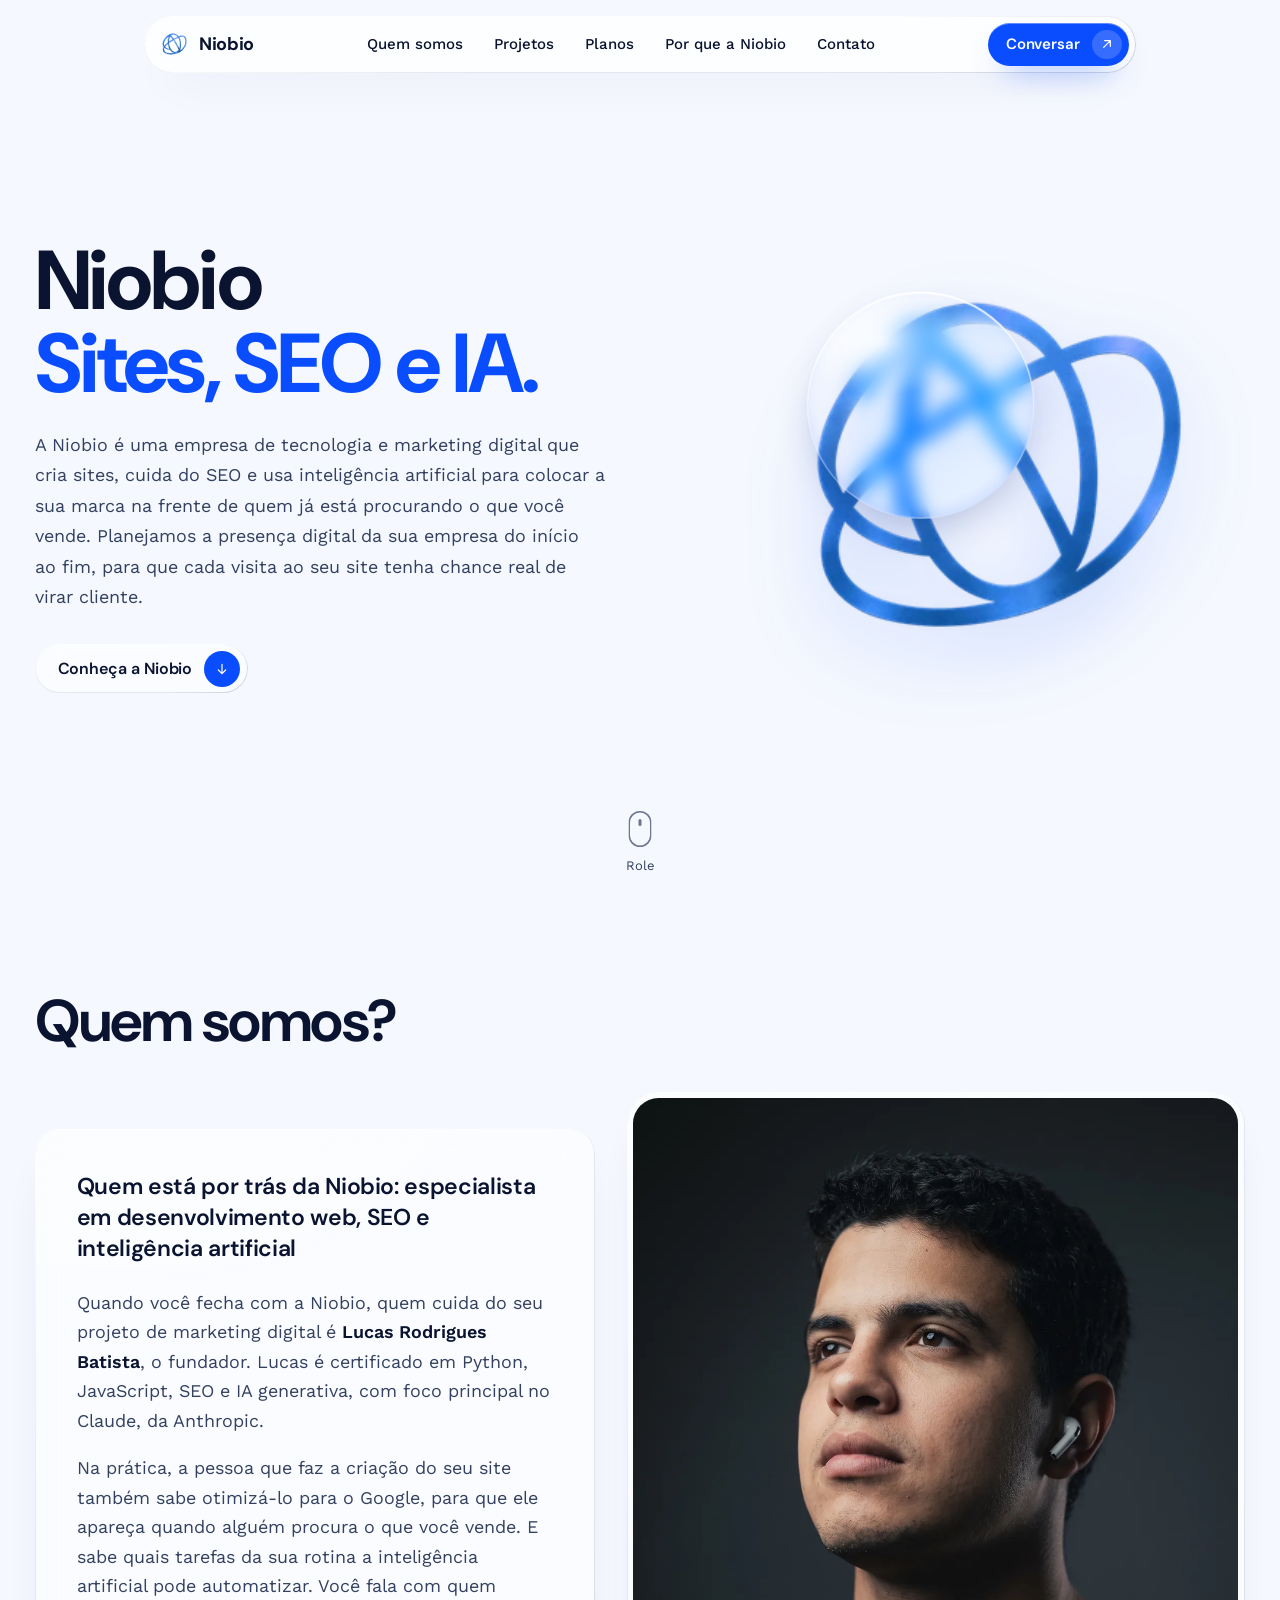
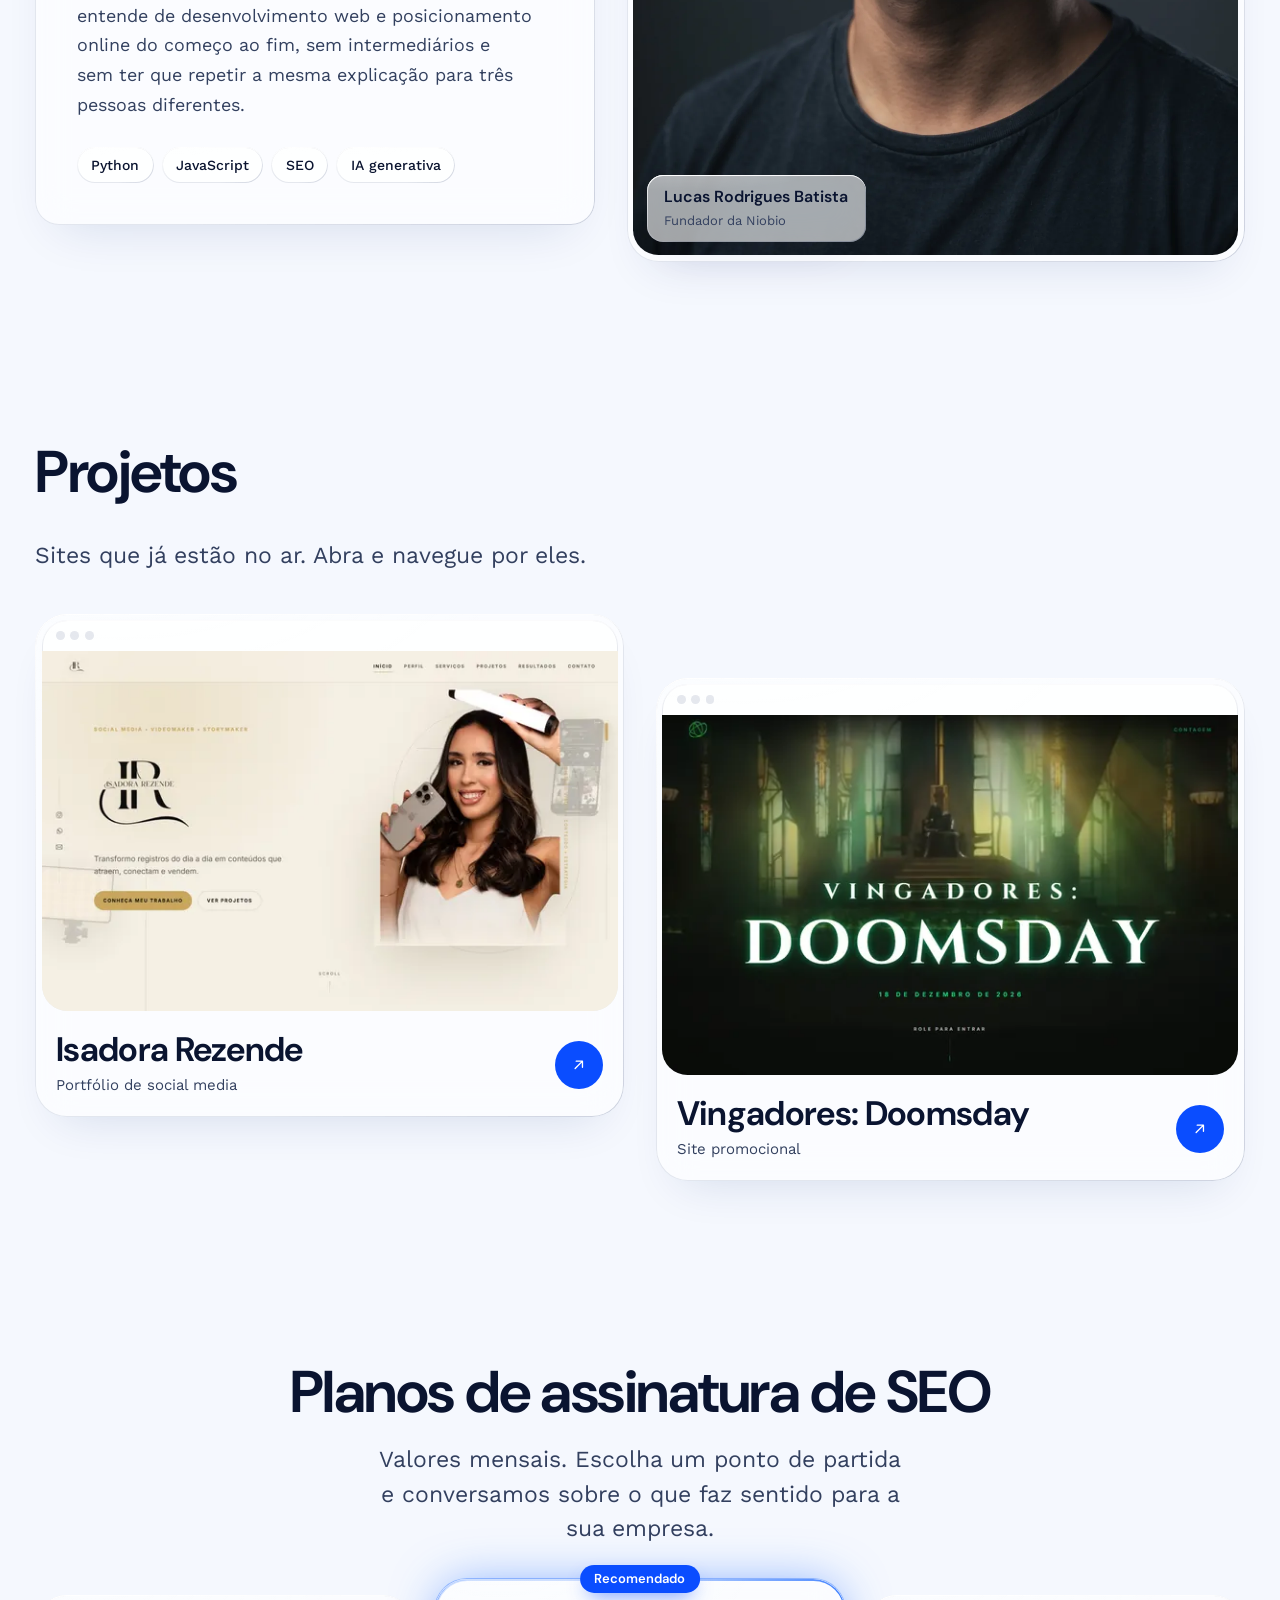
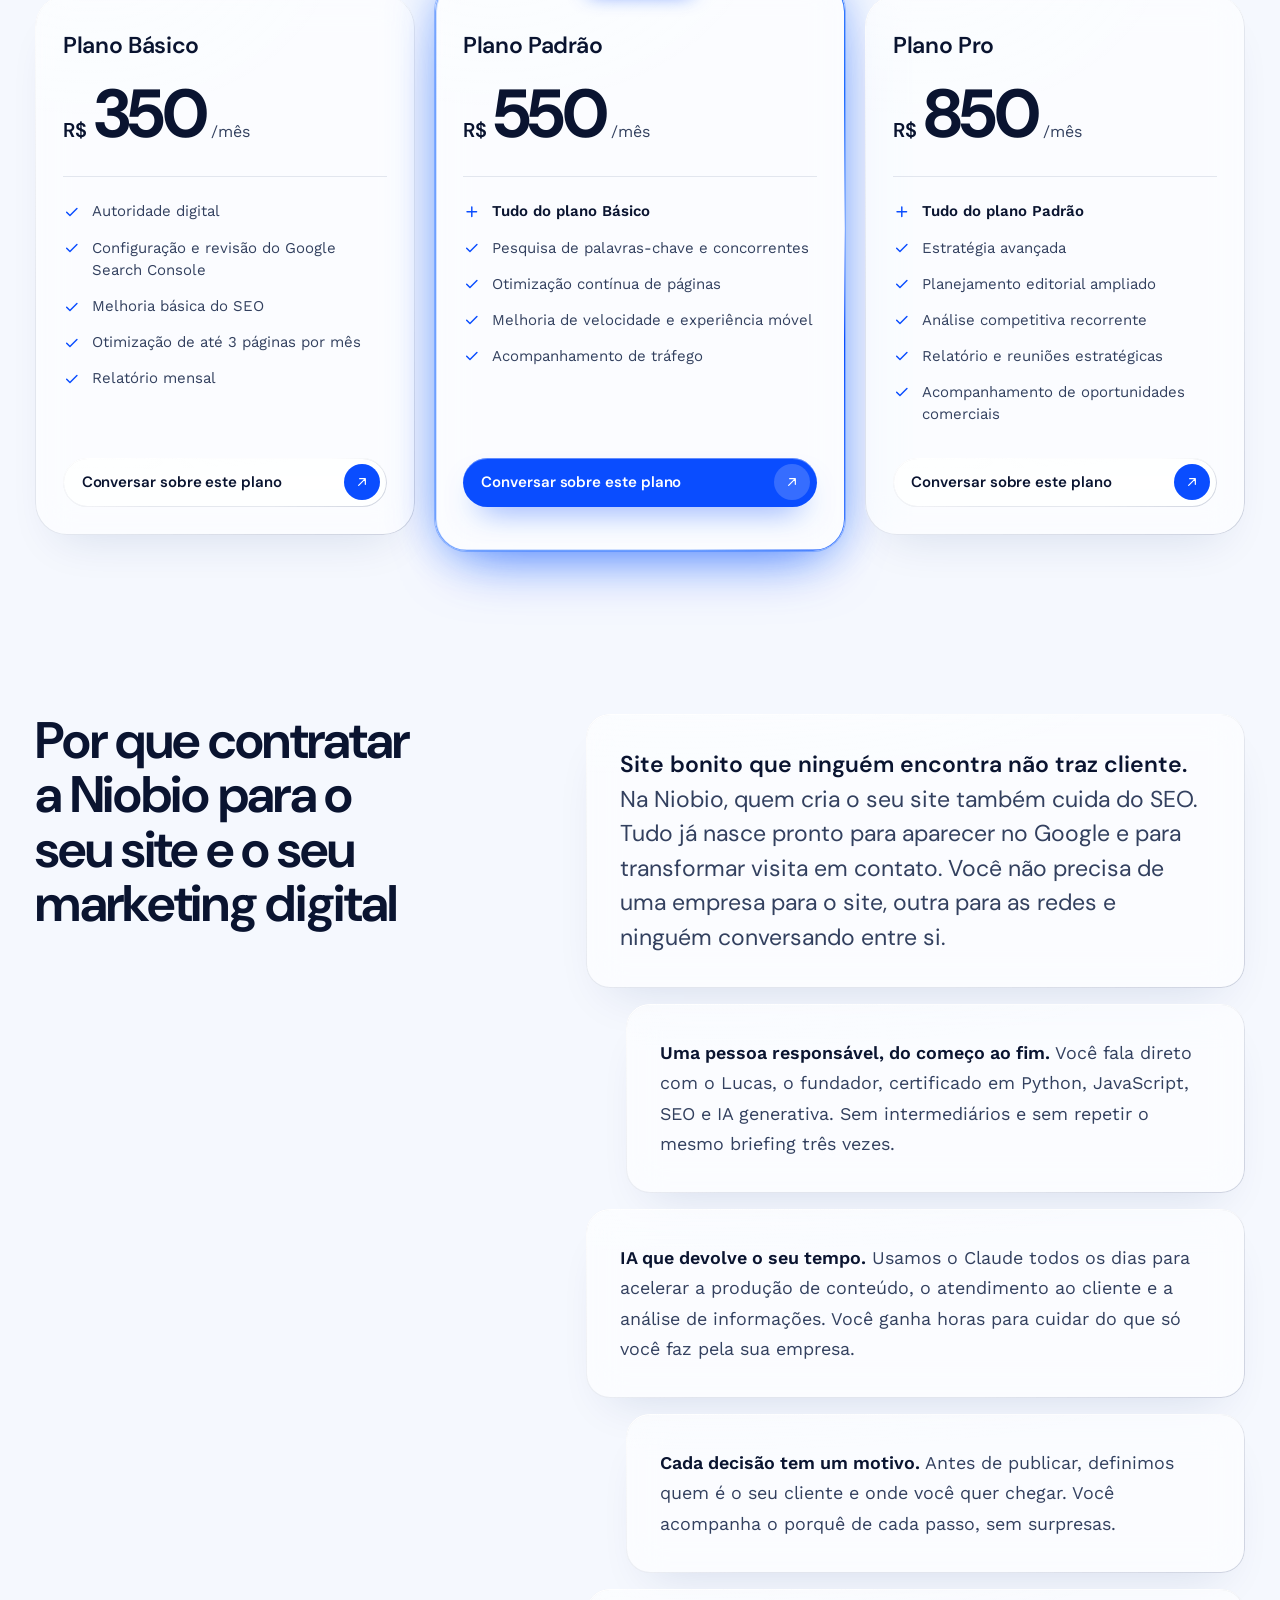
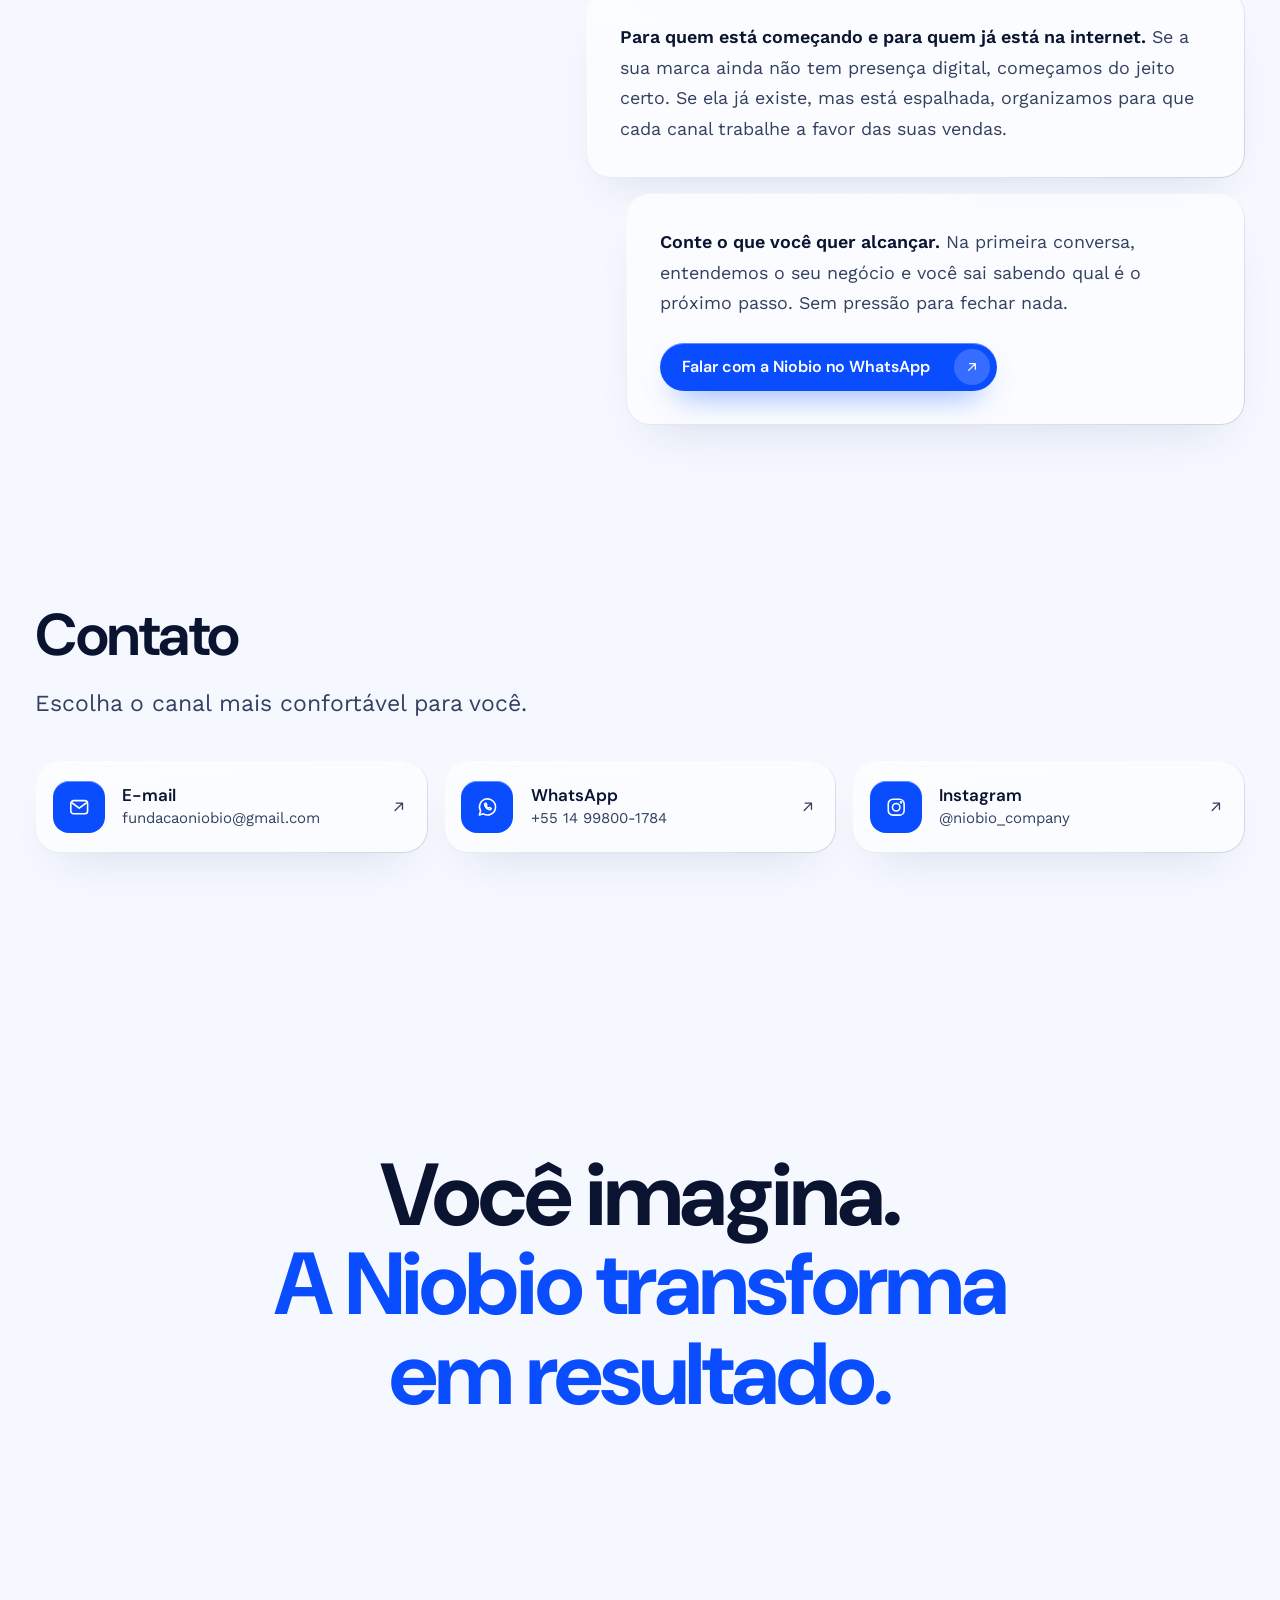
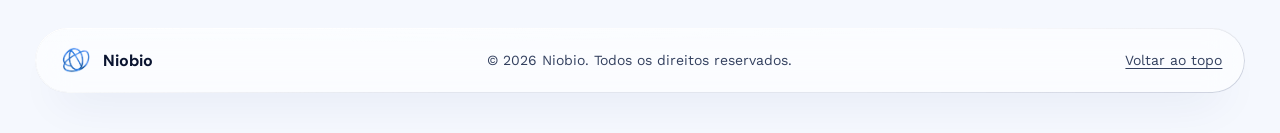
<file: index.html>
<!doctype html>
<html lang="pt-BR">
<head>
  <meta charset="utf-8">
  <meta name="viewport" content="width=device-width, initial-scale=1, viewport-fit=cover">
  <title>Companhia Niobio</title>
  <meta name="description" content="Niobio: tecnologia e marketing digital. Criação de sites, SEO e inteligência artificial para a sua empresa crescer na internet com estratégia.">
  <link rel="canonical" href="https://niobio.vercel.app/">
  <meta name="robots" content="index, follow, max-image-preview:large">
  <meta name="theme-color" content="#0a4dff">
  <meta name="author" content="Lucas Rodrigues Batista">

  <!-- Open Graph -->
  <meta property="og:type" content="website">
  <meta property="og:locale" content="pt_BR">
  <meta property="og:site_name" content="Companhia Niobio">
  <meta property="og:title" content="Companhia Niobio">
  <meta property="og:description" content="Companhia Niobio: tecnologia e marketing digital. Criação de sites, SEO e inteligência artificial para a sua empresa crescer na internet com estratégia.">
  <meta property="og:url" content="https://niobio.vercel.app/">
  <meta property="og:image" content="https://niobio.vercel.app/assets/og/niobio-og-1200x630.jpg">
  <meta property="og:image:width" content="1200">
  <meta property="og:image:height" content="630">
  <meta property="og:image:alt" content="Logo da Niobio: um globo de aros azuis metálicos sobre fundo branco">

  <!-- Twitter Card -->
  <meta name="twitter:card" content="summary_large_image">
  <meta name="twitter:title" content="Companhia Niobio">
  <meta name="twitter:description" content="Companhia Niobio: tecnologia e marketing digital. Criação de sites, SEO e inteligência artificial para a sua empresa crescer na internet com estratégia.">
  <meta name="twitter:image" content="https://niobio.vercel.app/assets/og/niobio-og-1200x630.jpg">
  <meta name="twitter:image:alt" content="Logo da Niobio: um globo de aros azuis metálicos sobre fundo branco">

  <link rel="icon" href="favicon.ico" sizes="any">
  <link rel="apple-touch-icon" href="assets/logo/logo-niobio-300.webp">

  <!-- Fontes: somente DM Sans (títulos) e Work Sans (texto), pesos usados -->
  <link rel="preconnect" href="https://fonts.googleapis.com">
  <link rel="preconnect" href="https://fonts.gstatic.com" crossorigin>
  <link rel="preload" as="style" href="https://fonts.googleapis.com/css2?family=DM+Sans:opsz,wght@9..40,500..700&amp;family=Work+Sans:wght@400..600&amp;display=swap" onload="this.onload=null;this.rel='stylesheet'">
  <noscript><link rel="stylesheet" href="https://fonts.googleapis.com/css2?family=DM+Sans:opsz,wght@9..40,500..700&amp;family=Work+Sans:wght@400..600&amp;display=swap"></noscript>

  <link rel="preload" as="image" href="assets/logo/logo-niobio-600.webp" imagesrcset="assets/logo/logo-niobio-300.webp 300w, assets/logo/logo-niobio-600.webp 600w, assets/logo/logo-niobio-1200.webp 1200w" imagesizes="(min-width: 60rem) 34rem, (min-width: 48rem) 15rem, 42vw" fetchpriority="high">
  <link rel="stylesheet" href="css/styles.css">

  <script>document.documentElement.classList.add('js');</script>

  <script type="application/ld+json">
  {
    "@context": "https://schema.org",
    "@type": ["Organization", "ProfessionalService"],
    "@id": "https://niobio.vercel.app/#organizacao",
    "name": "Companhia Niobio",
    "url": "https://niobio.vercel.app/",
    "logo": "https://niobio.vercel.app/assets/logo/logo-niobio-1200.webp",
    "image": "https://niobio.vercel.app/assets/og/niobio-og-1200x630.jpg",
    "description": "Empresa de tecnologia e marketing digital: criação de sites, SEO e inteligência artificial para empresas.",
    "email": "fundacaoniobio@gmail.com",
    "sameAs": ["https://instagram.com/niobio_company"],
    "knowsAbout": ["Marketing digital", "Criação de sites", "SEO", "Inteligência artificial", "Desenvolvimento web", "Estratégia digital"],
    "founder": {
      "@type": "Person",
      "name": "Lucas Rodrigues Batista",
      "jobTitle": "Fundador",
      "knowsAbout": ["Python", "JavaScript", "SEO", "IA generativa"]
    },
    "contactPoint": {
      "@type": "ContactPoint",
      "contactType": "customer service",
      "telephone": "+55-14-99800-1784",
      "email": "fundacaoniobio@gmail.com",
      "availableLanguage": "Portuguese"
    },
    "hasOfferCatalog": {
      "@type": "OfferCatalog",
      "name": "Planos de assinatura de SEO",
      "itemListElement": [
        { "@type": "Offer", "name": "Plano Básico", "price": "350", "priceCurrency": "BRL", "priceSpecification": { "@type": "UnitPriceSpecification", "price": "350", "priceCurrency": "BRL", "unitText": "mês" } },
        { "@type": "Offer", "name": "Plano Padrão", "price": "550", "priceCurrency": "BRL", "priceSpecification": { "@type": "UnitPriceSpecification", "price": "550", "priceCurrency": "BRL", "unitText": "mês" } },
        { "@type": "Offer", "name": "Plano Pro", "price": "850", "priceCurrency": "BRL", "priceSpecification": { "@type": "UnitPriceSpecification", "price": "850", "priceCurrency": "BRL", "unitText": "mês" } }
      ]
    }
  }
  </script>
</head>
<body>
  <a class="skip-link" href="#conteudo">Pular para o conteúdo</a>

  <!-- Ícones e filtro de refração do vidro -->
  <svg width="0" height="0" style="position:absolute" aria-hidden="true" focusable="false">
    <defs>
      <filter id="lg-refract" x="0" y="0" width="100%" height="100%" color-interpolation-filters="sRGB">
        <feTurbulence type="fractalNoise" baseFrequency="0.008 0.012" numOctaves="2" seed="7" result="noise"/>
        <feGaussianBlur in="noise" stdDeviation="2" result="soft"/>
        <feDisplacementMap in="SourceGraphic" in2="soft" scale="38" xChannelSelector="R" yChannelSelector="G"/>
      </filter>
      <symbol id="i-arrow" viewBox="0 0 24 24" fill="none" stroke="currentColor" stroke-width="1.8" stroke-linecap="round" stroke-linejoin="round"><path d="M7 17 17 7M8.5 7H17v8.5"/></symbol>
      <symbol id="i-down" viewBox="0 0 24 24" fill="none" stroke="currentColor" stroke-width="1.8" stroke-linecap="round" stroke-linejoin="round"><path d="M12 5v14M6.5 13.5 12 19l5.5-5.5"/></symbol>
      <symbol id="i-check" viewBox="0 0 24 24" fill="none" stroke="currentColor" stroke-width="2" stroke-linecap="round" stroke-linejoin="round"><path d="m5 12.5 4.5 4.5L19 7.5"/></symbol>
      <symbol id="i-plus" viewBox="0 0 24 24" fill="none" stroke="currentColor" stroke-width="2" stroke-linecap="round" stroke-linejoin="round"><path d="M12 5.5v13M5.5 12h13"/></symbol>
      <symbol id="i-mail" viewBox="0 0 24 24" fill="none" stroke="currentColor" stroke-width="1.7" stroke-linecap="round" stroke-linejoin="round"><rect x="3" y="5" width="18" height="14" rx="3"/><path d="m4.5 7.5 7.5 5.5 7.5-5.5"/></symbol>
      <symbol id="i-whatsapp" viewBox="0 0 24 24" fill="none" stroke="currentColor" stroke-width="1.7" stroke-linecap="round" stroke-linejoin="round"><path d="M3.6 20.4 4.9 16A8.6 8.6 0 1 1 8 19.1z"/><path d="M9.2 8.6c-.3 2.9 3.2 6.4 6.2 6.2l.9-1.4-2-1-1 .7a4.2 4.2 0 0 1-2.4-2.4l.7-1-1-2z"/></symbol>
      <symbol id="i-instagram" viewBox="0 0 24 24" fill="none" stroke="currentColor" stroke-width="1.7" stroke-linecap="round" stroke-linejoin="round"><rect x="3.5" y="3.5" width="17" height="17" rx="5"/><circle cx="12" cy="12" r="4"/><circle cx="17.2" cy="6.8" r="0.6" fill="currentColor"/></symbol>
    </defs>
  </svg>

  <!-- Fundo fixo: entra em crossfade ao sair do hero -->
  <div class="backdrop" aria-hidden="true">
    <img src="assets/fundador/fundo-azul-1200.webp"
         srcset="assets/fundador/fundo-azul-300.webp 300w, assets/fundador/fundo-azul-600.webp 600w, assets/fundador/fundo-azul-1200.webp 1200w"
         sizes="100vw" width="1200" height="670" alt="" decoding="async" fetchpriority="low">
  </div>

  <header class="nav" data-open="false">
    <nav class="nav__bar glass" aria-label="Principal">
      <a class="nav__brand" href="#inicio" title="Voltar ao início">
        <img src="assets/logo/logo-niobio-300.webp" width="300" height="169" alt="" decoding="async">
        <span>Niobio</span>
      </a>
      <ul class="nav__links">
        <li><a href="#quem-somos">Quem somos</a></li>
        <li><a href="#projetos">Projetos</a></li>
        <li><a href="#planos">Planos</a></li>
        <li><a href="#por-que-a-niobio">Por que a Niobio</a></li>
        <li><a href="#contato">Contato</a></li>
      </ul>
      <a class="btn btn--solid nav__cta" href="#contato">
        Conversar
        <span class="btn__icon" aria-hidden="true"><svg><use href="#i-arrow"/></svg></span>
      </a>
      <button class="nav__toggle" type="button" aria-expanded="false" aria-controls="menu-movel">
        <span class="nav__burger" aria-hidden="true"><span></span><span></span></span>
        Menu
      </button>
    </nav>
    <div class="nav__panel glass" id="menu-movel" hidden>
      <ul>
        <li><a href="#quem-somos">Quem somos</a></li>
        <li><a href="#projetos">Projetos</a></li>
        <li><a href="#planos">Planos</a></li>
        <li><a href="#por-que-a-niobio">Por que a Niobio</a></li>
        <li><a href="#contato">Contato</a></li>
      </ul>
    </div>
  </header>

  <main id="conteudo">
    <!-- 3.1 Hero -->
    <section class="hero" id="inicio" aria-labelledby="titulo-inicio">
      <div class="wrap hero__grid">
        <div class="hero__copy">
          <h1 class="hero__title" id="titulo-inicio">Niobio <span>Sites, SEO e IA.</span></h1>
          <p class="hero__text">A Niobio é uma empresa de tecnologia e marketing digital que cria sites, cuida do SEO e usa inteligência artificial para colocar a sua marca na frente de quem já está procurando o que você vende. Planejamos a presença digital da sua empresa do início ao fim, para que cada visita ao seu site tenha chance real de virar cliente.</p>
          <div class="hero__actions">
            <a class="btn glass btn--down" href="#quem-somos">
              Conheça a Niobio
              <span class="btn__icon" aria-hidden="true"><svg><use href="#i-down"/></svg></span>
            </a>
          </div>
        </div>
        <div class="hero__stage">
          <img class="hero__logo"
               src="assets/logo/logo-niobio-600.webp"
               srcset="assets/logo/logo-niobio-300.webp 300w, assets/logo/logo-niobio-600.webp 600w, assets/logo/logo-niobio-1200.webp 1200w"
               sizes="(min-width: 60rem) 34rem, (min-width: 48rem) 15rem, 42vw"
               width="600" height="338" fetchpriority="high" decoding="async"
               alt="Logo da Niobio: um globo formado por aros azuis com acabamento metálico">
          <span class="hero__lens glass glass--refract" aria-hidden="true"></span>
        </div>
      </div>
      <a class="scroll-cue" href="#quem-somos" aria-label="Role para a próxima seção">
        <span class="scroll-cue__track" aria-hidden="true"></span>
        <span>Role</span>
      </a>
    </section>

    <!-- 3.2 Quem somos -->
    <section class="section" id="quem-somos" aria-labelledby="titulo-quem-somos">
      <div class="wrap">
        <h2 class="section-title reveal" id="titulo-quem-somos">Quem somos?</h2>
        <div class="about__grid">
          <figure class="about__photo bezel glass reveal" style="--i:1" aria-labelledby="legenda-fundador">
            <div class="core">
              <img src="assets/fundador/hero-escuro-600.webp"
                   srcset="assets/fundador/hero-escuro-300.webp 300w, assets/fundador/hero-escuro-600.webp 600w, assets/fundador/hero-escuro-1200.webp 1200w"
                   sizes="(min-width: 60rem) 40rem, calc(100vw - 2.8rem)"
                   width="600" height="335" loading="lazy" decoding="async"
                   alt="Lucas Rodrigues Batista, fundador da Niobio, sorrindo, em retrato com tons azuis sobre fundo desfocado">
            </div>
            <figcaption class="about__tag glass" id="legenda-fundador">
              <strong>Lucas Rodrigues Batista</strong>
              <span>Fundador da Niobio</span>
            </figcaption>
          </figure>
          <div class="about__text glass reveal" style="--i:2">
            <p class="about__lede">Quem está por trás da Niobio: especialista em desenvolvimento web, SEO e inteligência artificial</p>
            <p class="about__body">Quando você fecha com a Niobio, quem cuida do seu projeto de marketing digital é <strong>Lucas Rodrigues Batista</strong>, o fundador. Lucas é certificado em Python, JavaScript, SEO e IA generativa, com foco principal no Claude, da Anthropic.</p>
            <p class="about__body">Na prática, a pessoa que faz a criação do seu site também sabe otimizá-lo para o Google, para que ele apareça quando alguém procura o que você vende. E sabe quais tarefas da sua rotina a inteligência artificial pode automatizar. Você fala com quem entende de desenvolvimento web e posicionamento online do começo ao fim, sem intermediários e sem ter que repetir a mesma explicação para três pessoas diferentes.</p>
            <ul class="chips" aria-label="Certificações do fundador">
              <li class="glass">Python</li>
              <li class="glass">JavaScript</li>
              <li class="glass">SEO</li>
              <li class="glass">IA generativa</li>
            </ul>
          </div>
        </div>
      </div>
    </section>

    <!-- 3.3 Projetos -->
    <section class="section" id="projetos" aria-labelledby="titulo-projetos">
      <div class="wrap">
        <div class="projects__head">
          <h2 class="section-title reveal" id="titulo-projetos">Projetos</h2>
          <p class="section-intro reveal" style="--i:1">Sites que já estão no ar. Abra e navegue por eles.</p>
        </div>
        <ul class="projects__list">
          <li class="reveal" style="--i:1">
            <article class="project">
              <a class="project__link bezel glass" href="https://isadorarezende.vercel.app/" target="_blank" rel="noopener noreferrer">
                <div class="core">
                  <div class="project__chrome" aria-hidden="true"><i></i><i></i><i></i></div>
                  <div class="project__shot">
                    <img src="assets/projetos/isadora-rezende-600.webp"
                         srcset="assets/projetos/isadora-rezende-300.webp 300w, assets/projetos/isadora-rezende-600.webp 600w, assets/projetos/isadora-rezende-1200.webp 1200w"
                         sizes="(min-width: 76rem) 36rem, (min-width: 48rem) 46vw, 92vw"
                         width="1200" height="750" loading="lazy" decoding="async"
                         alt="Página inicial do portfólio de social media de Isadora Rezende">
                  </div>
                </div>
                <div class="project__meta">
                  <div>
                    <h3 class="project__name">Isadora Rezende</h3>
                    <p class="project__type">Portfólio de social media</p>
                  </div>
                  <span class="project__go" aria-hidden="true"><svg><use href="#i-arrow"/></svg></span>
                  <span class="sr-only">(abre em nova aba)</span>
                </div>
              </a>
            </article>
          </li>
          <li class="reveal" style="--i:2">
            <article class="project">
              <a class="project__link bezel glass" href="https://vingadoresdoomsday.vercel.app/" target="_blank" rel="noopener noreferrer">
                <div class="core">
                  <div class="project__chrome" aria-hidden="true"><i></i><i></i><i></i></div>
                  <div class="project__shot">
                    <img src="assets/projetos/vingadores-doomsday-600.webp"
                         srcset="assets/projetos/vingadores-doomsday-300.webp 300w, assets/projetos/vingadores-doomsday-600.webp 600w, assets/projetos/vingadores-doomsday-1200.webp 1200w"
                         sizes="(min-width: 76rem) 36rem, (min-width: 48rem) 46vw, 92vw"
                         width="1200" height="750" loading="lazy" decoding="async"
                         alt="Página inicial do site promocional Vingadores: Doomsday">
                  </div>
                </div>
                <div class="project__meta">
                  <div>
                    <h3 class="project__name">Vingadores: Doomsday</h3>
                    <p class="project__type">Site promocional</p>
                  </div>
                  <span class="project__go" aria-hidden="true"><svg><use href="#i-arrow"/></svg></span>
                  <span class="sr-only">(abre em nova aba)</span>
                </div>
              </a>
            </article>
          </li>
        </ul>
      </div>
    </section>

    <!-- 3.4 Planos (conteúdo vem de data/planos.js) -->
    <section class="section" id="planos" aria-labelledby="titulo-planos">
      <div class="wrap">
        <div class="plans__head">
          <h2 class="section-title reveal" id="titulo-planos">Planos de assinatura de SEO</h2>
          <p class="section-intro reveal" style="--i:1">Valores mensais. Escolha um ponto de partida e conversamos sobre o que faz sentido para a sua empresa.</p>
        </div>
        <ul class="plans__list" id="lista-planos"></ul>
        <noscript>
          <ul class="plans__list">
            <li class="plan glass"><h3 class="plan__name">Plano Básico</h3><p class="plan__price"><span class="plan__currency">R$</span><span class="plan__value">350</span><span class="plan__period">/mês</span></p><ul class="plan__items"><li><svg aria-hidden="true"><use href="#i-check"/></svg><span>Autoridade digital</span></li><li><svg aria-hidden="true"><use href="#i-check"/></svg><span>Configuração e revisão do Google Search Console</span></li><li><svg aria-hidden="true"><use href="#i-check"/></svg><span>Melhoria básica do SEO</span></li><li><svg aria-hidden="true"><use href="#i-check"/></svg><span>Otimização de até 3 páginas por mês</span></li><li><svg aria-hidden="true"><use href="#i-check"/></svg><span>Relatório mensal</span></li></ul><a class="btn glass" href="https://wa.me/5514998001784?text=Ol%C3%A1!%20Quero%20saber%20mais%20sobre%20o%20Plano%20B%C3%A1sico%20de%20SEO%20da%20Niobio." target="_blank" rel="noopener noreferrer">Conversar sobre este plano<span class="btn__icon" aria-hidden="true"><svg><use href="#i-arrow"/></svg></span></a></li>
            <li class="plan glass plan--featured"><span class="plan__badge">Recomendado</span><h3 class="plan__name">Plano Padrão</h3><p class="plan__price"><span class="plan__currency">R$</span><span class="plan__value">550</span><span class="plan__period">/mês</span></p><ul class="plan__items"><li class="plan__base"><svg aria-hidden="true"><use href="#i-plus"/></svg><span>Tudo do plano Básico</span></li><li><svg aria-hidden="true"><use href="#i-check"/></svg><span>Pesquisa de palavras-chave e concorrentes</span></li><li><svg aria-hidden="true"><use href="#i-check"/></svg><span>Otimização contínua de páginas</span></li><li><svg aria-hidden="true"><use href="#i-check"/></svg><span>Melhoria de velocidade e experiência móvel</span></li><li><svg aria-hidden="true"><use href="#i-check"/></svg><span>Acompanhamento de tráfego</span></li></ul><a class="btn btn--solid" href="https://wa.me/5514998001784?text=Ol%C3%A1!%20Quero%20saber%20mais%20sobre%20o%20Plano%20Padr%C3%A3o%20de%20SEO%20da%20Niobio." target="_blank" rel="noopener noreferrer">Conversar sobre este plano<span class="btn__icon" aria-hidden="true"><svg><use href="#i-arrow"/></svg></span></a></li>
            <li class="plan glass"><h3 class="plan__name">Plano Pro</h3><p class="plan__price"><span class="plan__currency">R$</span><span class="plan__value">850</span><span class="plan__period">/mês</span></p><ul class="plan__items"><li class="plan__base"><svg aria-hidden="true"><use href="#i-plus"/></svg><span>Tudo do plano Padrão</span></li><li><svg aria-hidden="true"><use href="#i-check"/></svg><span>Estratégia avançada</span></li><li><svg aria-hidden="true"><use href="#i-check"/></svg><span>Planejamento editorial ampliado</span></li><li><svg aria-hidden="true"><use href="#i-check"/></svg><span>Análise competitiva recorrente</span></li><li><svg aria-hidden="true"><use href="#i-check"/></svg><span>Relatório e reuniões estratégicas</span></li><li><svg aria-hidden="true"><use href="#i-check"/></svg><span>Acompanhamento de oportunidades comerciais</span></li></ul><a class="btn glass" href="https://wa.me/5514998001784?text=Ol%C3%A1!%20Quero%20saber%20mais%20sobre%20o%20Plano%20Pro%20de%20SEO%20da%20Niobio." target="_blank" rel="noopener noreferrer">Conversar sobre este plano<span class="btn__icon" aria-hidden="true"><svg><use href="#i-arrow"/></svg></span></a></li>
          </ul>
        </noscript>
      </div>
    </section>

    <!-- 3.5 Por que contratar -->
    <section class="section" id="por-que-a-niobio" aria-labelledby="titulo-por-que">
      <div class="wrap why__grid">
        <div class="why__aside">
          <h2 class="section-title why__title reveal" id="titulo-por-que">Por que contratar a Niobio para o seu site e o seu marketing digital</h2>
        </div>
        <ol class="why__list" aria-labelledby="titulo-por-que">
          <li class="why__item why__item--lead glass reveal"><strong>Site bonito que ninguém encontra não traz cliente.</strong> Na Niobio, quem cria o seu site também cuida do SEO. Tudo já nasce pronto para aparecer no Google e para transformar visita em contato. Você não precisa de uma empresa para o site, outra para as redes e ninguém conversando entre si.</li>
          <li class="why__item glass reveal"><strong>Uma pessoa responsável, do começo ao fim.</strong> Você fala direto com o Lucas, o fundador, certificado em Python, JavaScript, SEO e IA generativa. Sem intermediários e sem repetir o mesmo briefing três vezes.</li>
          <li class="why__item glass reveal"><strong>IA que devolve o seu tempo.</strong> Usamos o Claude todos os dias para acelerar a produção de conteúdo, o atendimento ao cliente e a análise de informações. Você ganha horas para cuidar do que só você faz pela sua empresa.</li>
          <li class="why__item glass reveal"><strong>Cada decisão tem um motivo.</strong> Antes de publicar, definimos quem é o seu cliente e onde você quer chegar. Você acompanha o porquê de cada passo, sem surpresas.</li>
          <li class="why__item glass reveal"><strong>Para quem está começando e para quem já está na internet.</strong> Se a sua marca ainda não tem presença digital, começamos do jeito certo. Se ela já existe, mas está espalhada, organizamos para que cada canal trabalhe a favor das suas vendas.</li>
          <li class="why__item why__item--close glass reveal">
            <p><strong>Conte o que você quer alcançar.</strong> Na primeira conversa, entendemos o seu negócio e você sai sabendo qual é o próximo passo. Sem pressão para fechar nada.</p>
            <a class="btn btn--solid" href="https://wa.me/5514998001784?text=Ol%C3%A1!%20Quero%20conversar%20com%20a%20Niobio%20sobre%20o%20meu%20projeto." target="_blank" rel="noopener noreferrer">
              Falar com a Niobio no WhatsApp<span class="sr-only"> (abre em nova aba)</span>
              <span class="btn__icon" aria-hidden="true"><svg><use href="#i-arrow"/></svg></span>
            </a>
          </li>
        </ol>
      </div>
    </section>

    <!-- 3.6 Contato -->
    <section class="section" id="contato" aria-labelledby="titulo-contato">
      <div class="wrap">
        <h2 class="section-title reveal" id="titulo-contato">Contato</h2>
        <p class="section-intro reveal" style="--i:1">Escolha o canal mais confortável para você.</p>
        <ul class="contact__list">
          <li class="reveal" style="--i:1">
            <a class="contact__card glass" href="mailto:fundacaoniobio@gmail.com">
              <span class="contact__icon" aria-hidden="true"><svg><use href="#i-mail"/></svg></span>
              <span>
                <span class="contact__label">E-mail</span>
                <span class="contact__value">fundacaoniobio@<wbr>gmail.com</span>
              </span>
              <svg class="contact__arrow" aria-hidden="true"><use href="#i-arrow"/></svg>
            </a>
          </li>
          <li class="reveal" style="--i:2">
            <a class="contact__card glass" href="https://wa.me/5514998001784" target="_blank" rel="noopener noreferrer">
              <span class="contact__icon" aria-hidden="true"><svg><use href="#i-whatsapp"/></svg></span>
              <span>
                <span class="contact__label">WhatsApp</span>
                <span class="contact__value">+55 14 99800-1784</span>
              </span>
              <svg class="contact__arrow" aria-hidden="true"><use href="#i-arrow"/></svg>
              <span class="sr-only">(abre em nova aba)</span>
            </a>
          </li>
          <li class="reveal" style="--i:3">
            <a class="contact__card glass" href="https://instagram.com/niobio_company" target="_blank" rel="noopener noreferrer">
              <span class="contact__icon" aria-hidden="true"><svg><use href="#i-instagram"/></svg></span>
              <span>
                <span class="contact__label">Instagram</span>
                <span class="contact__value">@niobio_company</span>
              </span>
              <svg class="contact__arrow" aria-hidden="true"><use href="#i-arrow"/></svg>
              <span class="sr-only">(abre em nova aba)</span>
            </a>
          </li>
        </ul>
      </div>
    </section>

    <!-- 3.7 Slogan -->
    <section class="slogan" aria-label="Slogan da Niobio">
      <div class="wrap">
        <p class="reveal">Você imagina. <span>A Niobio transforma em resultado.</span></p>
      </div>
    </section>
  </main>

  <footer class="footer">
    <div class="wrap">
      <div class="footer__bar glass">
        <span class="footer__brand">
          <img src="assets/logo/logo-niobio-300.webp" width="300" height="169" loading="lazy" decoding="async" alt="Logo da Niobio">
          Niobio
        </span>
        <p>© <span data-ano>2026</span> Niobio. Todos os direitos reservados.</p>
        <a class="footer__top" href="#inicio">Voltar ao topo</a>
      </div>
    </div>
  </footer>

  <script src="data/planos.js" defer></script>
  <script src="js/main.js" defer></script>
</body>
</html>
</file>
<file: css/styles.css>
/* =========================================================
   Niobio — sistema visual
   Liquid glass azul + preto/branco. Dois estados de fundo:
   claro (hero) e profundo (fundo-azul fixo), trocados por
   html.is-deep com transição das variáveis registradas.
   ========================================================= */

/* ---------- Fallbacks com métricas da DM Sans e da Work Sans ----------
   Medidos contra a Arial para a troca de fonte (display=swap) não empurrar o layout. */
@font-face {
  font-family: "DM Sans Fallback";
  src: local("Arial");
  size-adjust: 92%;
  ascent-override: 107%;
  descent-override: 33.5%;
  line-gap-override: 0%;
}
@font-face {
  font-family: "Work Sans Fallback";
  src: local("Arial");
  size-adjust: 111%;
  ascent-override: 84%;
  descent-override: 21.6%;
  line-gap-override: 0%;
}

/* ---------- Variáveis animáveis (crossfade de cores) ---------- */
@property --ink { syntax: "<color>"; inherits: true; initial-value: #0a1430; }
@property --ink-soft { syntax: "<color>"; inherits: true; initial-value: #33405f; }
@property --link { syntax: "<color>"; inherits: true; initial-value: #0a4dff; }
@property --glass-bg { syntax: "<color>"; inherits: true; initial-value: rgb(255 255 255 / 0.62); }
@property --glass-core { syntax: "<color>"; inherits: true; initial-value: rgb(255 255 255 / 0.72); }
@property --glass-line { syntax: "<color>"; inherits: true; initial-value: rgb(10 30 90 / 0.10); }
@property --glass-hi { syntax: "<color>"; inherits: true; initial-value: rgb(255 255 255 / 0.95); }
@property --glass-shade { syntax: "<color>"; inherits: true; initial-value: rgb(16 40 110 / 0.14); }
@property --border-angle { syntax: "<angle>"; inherits: false; initial-value: 0deg; }

:root {
  /* Marca */
  --blue-royal: #0a4dff;
  --blue-electric: #1e6bff;
  --blue-sky: #8db4ff;
  --blue-deep: #061a4a;
  --black: #04060c;
  --white: #ffffff;
  --paper: #f5f8fe;

  /* Tipografia */
  --font-display: "DM Sans", "DM Sans Fallback", system-ui, sans-serif;
  --font-body: "Work Sans", "Work Sans Fallback", system-ui, sans-serif;

  --step--1: clamp(0.875rem, 0.84rem + 0.15vw, 0.9375rem);
  --step-0: clamp(1rem, 0.96rem + 0.2vw, 1.125rem);
  --step-1: clamp(1.1875rem, 1.1rem + 0.45vw, 1.4375rem);
  --step-2: clamp(1.5rem, 1.25rem + 1.1vw, 2.125rem);
  --step-3: clamp(2.125rem, 1.6rem + 2.6vw, 3.75rem);
  --step-4: clamp(2.5rem, 1.7rem + 4.4vw, 5.5rem);

  /* Espaço */
  --gutter: clamp(1rem, 0.6rem + 2vw, 2.5rem);
  --section-gap: clamp(6rem, 4rem + 9vw, 12rem);
  --maxw: 76rem;

  /* Raios */
  --r-xl: 2rem;
  --r-lg: 1.5rem;
  --r-md: 1rem;
  --r-pill: 999px;

  /* Movimento */
  --ease-out: cubic-bezier(0.16, 1, 0.3, 1);
  --ease-glass: cubic-bezier(0.32, 0.72, 0, 1);
  --bg-swap: 850ms;

  /* Estado claro (padrão) */
  --ink: #0a1430;
  --ink-soft: #33405f;
  --link: #0a4dff;
  --glass-bg: rgb(255 255 255 / 0.62);
  --glass-core: rgb(255 255 255 / 0.72);
  --glass-line: rgb(10 30 90 / 0.10);
  --glass-hi: rgb(255 255 255 / 0.95);
  --glass-shade: rgb(16 40 110 / 0.14);

  color-scheme: light;
  transition:
    --ink var(--bg-swap) var(--ease-glass),
    --ink-soft var(--bg-swap) var(--ease-glass),
    --link var(--bg-swap) var(--ease-glass),
    --glass-bg var(--bg-swap) var(--ease-glass),
    --glass-core var(--bg-swap) var(--ease-glass),
    --glass-line var(--bg-swap) var(--ease-glass),
    --glass-hi var(--bg-swap) var(--ease-glass),
    --glass-shade var(--bg-swap) var(--ease-glass);
}

/* Estado profundo: fundo-azul fixo */
:root.is-deep {
  --ink: #f4f7ff;
  --ink-soft: #c9d6f2;
  --link: #a9c4ff;
  --glass-bg: rgb(8 16 40 / 0.42);
  --glass-core: rgb(6 12 32 / 0.55);
  --glass-line: rgb(170 200 255 / 0.16);
  --glass-hi: rgb(220 232 255 / 0.38);
  --glass-shade: rgb(0 0 0 / 0.45);
  color-scheme: dark;
}

/* ---------- Base ---------- */
*,
*::before,
*::after { box-sizing: border-box; }

html {
  -webkit-text-size-adjust: 100%;
  text-size-adjust: 100%;
  scroll-behavior: smooth;
  scroll-padding-top: 6rem;
}

body {
  margin: 0;
  min-height: 100vh;
  background: var(--paper);
  color: var(--ink);
  font-family: var(--font-body);
  font-size: var(--step-0);
  line-height: 1.65;
  font-weight: 400;
  overflow-x: clip;
  -webkit-font-smoothing: antialiased;
  text-rendering: optimizeLegibility;
}

img { display: block; max-width: 100%; height: auto; }

a { color: var(--link); text-underline-offset: 0.22em; text-decoration-thickness: 1px; }

h1, h2, h3 {
  font-family: var(--font-display);
  font-optical-sizing: auto;
  color: var(--ink);
  margin: 0;
  text-wrap: balance;
}

p { margin: 0; text-wrap: pretty; }

::selection { background: var(--blue-electric); color: var(--white); }

:focus-visible {
  outline: 2px solid var(--blue-electric);
  outline-offset: 3px;
  border-radius: 6px;
}
:root.is-deep :focus-visible { outline-color: var(--blue-sky); }

html { scrollbar-color: var(--blue-electric) transparent; }

.skip-link {
  position: absolute;
  left: var(--gutter);
  top: -4rem;
  z-index: 100;
  padding: 0.75rem 1.25rem;
  border-radius: var(--r-pill);
  background: var(--blue-royal);
  color: var(--white);
  font-weight: 600;
  text-decoration: none;
  transition: top 300ms var(--ease-out);
}
.skip-link:focus { top: 1rem; }

.sr-only {
  position: absolute; width: 1px; height: 1px; padding: 0; margin: -1px;
  overflow: hidden; clip: rect(0 0 0 0); white-space: nowrap; border: 0;
}

.wrap {
  width: 100%;
  max-width: calc(var(--maxw) + var(--gutter) * 2);
  margin-inline: auto;
  padding-inline: var(--gutter);
}

/* ---------- Fundo fixo (crossfade) ---------- */
.backdrop {
  position: fixed;
  inset: 0;
  z-index: -1;
  pointer-events: none;
  opacity: 0;
  will-change: opacity;
  transition: opacity var(--bg-swap) var(--ease-glass);
  background: var(--black);
}
.backdrop img {
  width: 100%;
  height: 100%;
  object-fit: cover;
  object-position: 60% 50%;
}
/* Véu para manter contraste AA do texto sobre o bokeh */
.backdrop::after {
  content: "";
  position: absolute;
  inset: 0;
  background:
    linear-gradient(90deg, rgb(4 6 12 / 0.78) 0%, rgb(4 6 12 / 0.5) 55%, rgb(4 6 12 / 0.6) 100%),
    rgb(4 10 30 / 0.25);
}
:root.is-deep .backdrop { opacity: 1; }

/* ---------- Liquid glass ---------- */
.glass {
  position: relative;
  isolation: isolate;
  background: var(--glass-bg);
  -webkit-backdrop-filter: blur(18px) saturate(170%);
  backdrop-filter: blur(18px) saturate(170%);
  border-radius: var(--r-lg);
  box-shadow:
    inset 0 1px 0 0 var(--glass-hi),
    inset 0 0 0 1px var(--glass-line),
    0 24px 48px -24px var(--glass-shade);
}
/* Borda de luz: brilho no topo-esquerdo que some no lado oposto */
.glass::before {
  content: "";
  position: absolute;
  inset: 0;
  border-radius: inherit;
  padding: 1px;
  background: linear-gradient(140deg, var(--glass-hi), transparent 38%, transparent 70%, var(--glass-line));
  -webkit-mask: linear-gradient(#000 0 0) content-box, linear-gradient(#000 0 0);
  -webkit-mask-composite: xor;
  mask: linear-gradient(#000 0 0) content-box, linear-gradient(#000 0 0);
  mask-composite: exclude;
  pointer-events: none;
  z-index: 1;
}
/* Reflexo especular */
.glass::after {
  content: "";
  position: absolute;
  inset: 0;
  border-radius: inherit;
  background: radial-gradient(120% 60% at 15% -10%, rgb(255 255 255 / 0.18), transparent 55%);
  pointer-events: none;
  z-index: -1;
}

/* Moldura dupla: casca externa + núcleo interno */
.bezel {
  padding: 0.4rem;
  border-radius: var(--r-xl);
}
.bezel > .core {
  position: relative;
  border-radius: calc(var(--r-xl) - 0.4rem);
  background: var(--glass-core);
  box-shadow: inset 0 1px 1px var(--glass-hi), inset 0 0 0 1px var(--glass-line);
  overflow: hidden;
}

/* Refração (Chromium): filtro SVG no backdrop */
.has-refraction .glass--refract {
  -webkit-backdrop-filter: url(#lg-refract) blur(10px) saturate(180%);
  backdrop-filter: url(#lg-refract) blur(10px) saturate(180%);
}

@supports not ((backdrop-filter: blur(1px)) or (-webkit-backdrop-filter: blur(1px))) {
  .glass { background: rgb(255 255 255 / 0.92); }
  :root.is-deep .glass { background: rgb(8 16 40 / 0.9); }
}

@media (prefers-reduced-transparency: reduce) {
  .glass,
  .has-refraction .glass--refract {
    -webkit-backdrop-filter: none;
    backdrop-filter: none;
    background: #ffffff;
  }
  :root.is-deep .glass { background: #0b1736; }
  .bezel > .core { background: transparent; }
  .backdrop::after { background: rgb(4 6 12 / 0.82); }
}

/* ---------- Botões ---------- */
.btn {
  --btn-bg: var(--glass-bg);
  display: inline-flex;
  align-items: center;
  gap: 0.75rem;
  min-height: 3rem;
  padding: 0.4rem 0.45rem 0.4rem 1.4rem;
  border: 0;
  border-radius: var(--r-pill);
  font-family: var(--font-display);
  font-size: 1rem;
  font-weight: 600;
  letter-spacing: -0.005em;
  color: var(--ink);
  text-decoration: none;
  cursor: pointer;
  transition: transform 500ms var(--ease-glass), background-color 400ms var(--ease-glass), box-shadow 400ms var(--ease-glass);
}
.btn:hover { transform: translateY(-2px); }
.btn:active { transform: translateY(0) scale(0.98); }

.btn__icon {
  display: grid;
  place-items: center;
  width: 2.25rem;
  height: 2.25rem;
  flex: none;
  border-radius: 50%;
  background: var(--blue-royal);
  color: var(--white);
  transition: transform 500ms var(--ease-glass);
}
.btn__icon svg { width: 1rem; height: 1rem; }
.btn:hover .btn__icon { transform: translate(2px, -1px) scale(1.06); }
.btn--down:hover .btn__icon { transform: translateY(2px) scale(1.06); }

.btn--solid {
  background: var(--blue-royal);
  color: var(--white);
  box-shadow: inset 0 1px 0 rgb(255 255 255 / 0.35), 0 16px 32px -16px rgb(10 77 255 / 0.7);
}
.btn--solid .btn__icon { background: rgb(255 255 255 / 0.18); }
.btn--solid:hover { background: #0841dc; }

/* ---------- Navegação ---------- */
.nav {
  position: fixed;
  top: 1rem;
  left: 50%;
  z-index: 50;
  width: min(calc(100% - var(--gutter) * 2), 62rem);
  transform: translateX(-50%);
}
.nav__bar {
  display: flex;
  align-items: center;
  justify-content: space-between;
  gap: 1rem;
  padding: 0.45rem 0.45rem 0.45rem 0.9rem;
  border-radius: var(--r-pill);
}
.nav__brand {
  display: inline-flex;
  align-items: center;
  gap: 0.55rem;
  color: var(--ink);
  text-decoration: none;
  font-family: var(--font-display);
  font-weight: 700;
  font-size: 1.125rem;
  letter-spacing: -0.02em;
}
.nav__brand img {
  width: 2rem;
  height: 2rem;
  object-fit: cover;
  aspect-ratio: 1;
}
.nav__links {
  display: none;
  list-style: none;
  margin: 0;
  padding: 0;
  gap: 0.25rem;
}
.nav__links a {
  display: block;
  padding: 0.55rem 0.85rem;
  border-radius: var(--r-pill);
  color: var(--ink);
  font-size: 0.9375rem;
  font-weight: 500;
  text-decoration: none;
  transition: background-color 300ms var(--ease-glass);
}
.nav__links a:hover { background: var(--glass-line); }
.nav__cta { display: none; }
.nav__cta.btn { min-height: 2.6rem; padding-left: 1.1rem; font-size: 0.9375rem; }
.nav__cta .btn__icon { width: 1.85rem; height: 1.85rem; }

.nav__toggle {
  display: inline-flex;
  align-items: center;
  gap: 0.6rem;
  min-height: 2.75rem;
  padding: 0 1rem;
  border: 0;
  border-radius: var(--r-pill);
  background: var(--glass-line);
  color: var(--ink);
  font: 600 0.9375rem var(--font-display);
  cursor: pointer;
}
.nav__burger { position: relative; width: 1.1rem; height: 0.75rem; }
.nav__burger span {
  position: absolute;
  left: 0;
  width: 100%;
  height: 2px;
  border-radius: 2px;
  background: currentColor;
  transition: transform 450ms var(--ease-glass), top 450ms var(--ease-glass);
}
.nav__burger span:first-child { top: 0; }
.nav__burger span:last-child { top: calc(100% - 2px); }
.nav[data-open="true"] .nav__burger span:first-child { top: calc(50% - 1px); transform: rotate(45deg); }
.nav[data-open="true"] .nav__burger span:last-child { top: calc(50% - 1px); transform: rotate(-45deg); }

.nav__panel {
  margin-top: 0.5rem;
  padding: 0.75rem;
  border-radius: var(--r-lg);
}
.nav__panel[hidden] { display: none; }
.nav__panel ul { list-style: none; margin: 0; padding: 0; display: grid; gap: 0.15rem; }
.nav__panel a {
  display: block;
  padding: 0.85rem 1rem;
  border-radius: var(--r-md);
  color: var(--ink);
  font: 600 1.125rem var(--font-display);
  text-decoration: none;
}
.nav__panel a:hover { background: var(--glass-line); }
.nav__panel li {
  opacity: 0;
  transform: translateY(10px);
  transition: opacity 450ms var(--ease-out), transform 450ms var(--ease-out);
}
.nav[data-open="true"] .nav__panel li { opacity: 1; transform: none; }
.nav[data-open="true"] .nav__panel li:nth-child(2) { transition-delay: 40ms; }
.nav[data-open="true"] .nav__panel li:nth-child(3) { transition-delay: 80ms; }
.nav[data-open="true"] .nav__panel li:nth-child(4) { transition-delay: 120ms; }
.nav[data-open="true"] .nav__panel li:nth-child(5) { transition-delay: 160ms; }

.nav__bar.glass {
  background: rgb(255 255 255 / 0.8);
  transition: background-color var(--bg-swap) var(--ease-glass);
}
:root.is-deep .nav__bar.glass { background: rgb(6 12 30 / 0.74); }
:root.is-deep .nav__panel.glass { background: rgb(6 12 30 / 0.92); }
.nav__panel.glass { background: rgb(255 255 255 / 0.95); }

@media (min-width: 60rem) {
  .nav__links { display: flex; }
  .nav__cta { display: inline-flex; }
  .nav__toggle,
  .nav__panel { display: none !important; }
}

/* ---------- Seções ---------- */
main > section { position: relative; }
.section { padding-block: calc(var(--section-gap) / 2); }

.section-title {
  font-size: var(--step-3);
  font-weight: 650;
  line-height: 1.06;
  letter-spacing: -0.025em;
  font-variation-settings: "opsz" 40;
}
.section-intro {
  margin-top: 1.25rem;
  max-width: 40rem;
  color: var(--ink-soft);
  font-size: var(--step-1);
  line-height: 1.5;
}

/* ---------- Hero ---------- */
.hero {
  min-height: 100svh;
  display: grid;
  align-items: center;
  padding-block: 6.5rem 4.5rem;
}
.hero__grid {
  display: grid;
  gap: 1.5rem;
  align-items: center;
}
.hero__stage {
  position: relative;
  order: -1;
  width: min(42vw, 10.5rem);
  aspect-ratio: 1;
  justify-self: start;
  margin-left: -0.75rem;
}
.hero__logo {
  width: 100%;
  height: 100%;
  object-fit: cover;
  aspect-ratio: 1;
  filter: drop-shadow(0 28px 36px rgb(10 77 255 / 0.22));
}
/* Lente de vidro líquido que passeia sobre o globo */
.hero__lens {
  position: absolute;
  width: 46%;
  aspect-ratio: 1;
  left: 50%;
  top: 46%;
  border-radius: 50%;
  translate: -50% -50%;
  background: rgb(255 255 255 / 0.08);
  box-shadow:
    inset 0 2px 1px rgb(255 255 255 / 0.95),
    inset 0 -6px 14px rgb(10 77 255 / 0.12),
    inset 0 0 0 1px rgb(255 255 255 / 0.6),
    0 18px 40px -12px rgb(10 40 120 / 0.28);
  transform: translate(-34%, -18%);
}
.is-loaded .hero__lens { animation: lens-drift 14s var(--ease-glass) infinite alternate; }
:root.is-deep .hero__lens { animation-play-state: paused; }
.hero__lens::before { border-radius: 50%; }
.hero__lens::after {
  border-radius: 50%;
  background: radial-gradient(60% 40% at 32% 22%, rgb(255 255 255 / 0.85), transparent 60%);
  z-index: 2;
}
@keyframes lens-drift {
  0% { transform: translate(-34%, -18%); }
  50% { transform: translate(26%, 10%); }
  100% { transform: translate(-10%, 30%); }
}

.hero__title {
  font-size: var(--step-4);
  font-weight: 700;
  line-height: 1;
  letter-spacing: -0.035em;
  font-variation-settings: "opsz" 40;
}
.hero__title span { display: block; color: var(--blue-royal); }
.hero__text {
  margin-top: 1.5rem;
  max-width: 36rem;
  color: var(--ink-soft);
  font-size: var(--step-0);
  line-height: 1.7;
}
.hero__actions { margin-top: 2rem; display: flex; flex-wrap: wrap; gap: 0.75rem; align-items: center; }

.scroll-cue {
  position: absolute;
  left: 50%;
  bottom: 1.5rem;
  translate: -50% 0;
  display: none;
  flex-direction: column;
  align-items: center;
  gap: 0.5rem;
  color: var(--ink-soft);
  font-size: 0.8125rem;
  text-decoration: none;
}
.scroll-cue__track {
  position: relative;
  width: 1.4rem;
  height: 2.2rem;
  border-radius: var(--r-pill);
  box-shadow: inset 0 0 0 1.5px currentColor;
  opacity: 0.7;
}
.scroll-cue__track::after {
  content: "";
  position: absolute;
  left: 50%;
  top: 0.45rem;
  width: 3px;
  height: 0.45rem;
  margin-left: -1.5px;
  border-radius: 2px;
  background: currentColor;
  animation: cue 2.2s var(--ease-out) infinite;
}
@keyframes cue {
  0% { transform: translateY(0); opacity: 1; }
  70% { transform: translateY(0.75rem); opacity: 0; }
  100% { transform: translateY(0); opacity: 0; }
}

@media (min-width: 48rem) {
  .hero__stage { width: min(42vw, 20rem); }
  .scroll-cue { display: flex; }
}

@media (min-width: 60rem) {
  .hero__grid {
    grid-template-columns: minmax(0, 1.15fr) minmax(0, 0.85fr);
    gap: 3rem;
  }
  .hero__copy { order: 1; }
  .hero__stage {
    order: 2;
    width: min(100%, 34rem, 62svh);
    justify-self: end;
    margin-left: 0;
  }
  .scroll-cue { display: flex; }
}

/* ---------- Quem somos ---------- */
.about__grid {
  display: grid;
  gap: 1.5rem;
  margin-top: 2.5rem;
}
.about__text {
  padding: clamp(1.5rem, 1rem + 2vw, 2.75rem);
}
.about__lede {
  font-family: var(--font-display);
  font-size: var(--step-1);
  font-weight: 600;
  line-height: 1.35;
  letter-spacing: -0.015em;
  color: var(--ink);
}
.about__text p + p { margin-top: 1.1rem; }
.about__text .about__lede + p { margin-top: 1.5rem; }
.about__body { color: var(--ink-soft); }
.about__body strong { color: var(--ink); font-weight: 600; }

.chips {
  display: flex;
  flex-wrap: wrap;
  gap: 0.5rem;
  margin: 1.75rem 0 0;
  padding: 0;
  list-style: none;
}
.chips li {
  padding: 0.4rem 0.9rem;
  border-radius: var(--r-pill);
  font-size: 0.875rem;
  font-weight: 500;
  color: var(--ink);
}

.about__photo { position: relative; margin: 0; }
.about__photo .core { aspect-ratio: 4 / 3; }
.about__photo img {
  width: 100%;
  height: 100%;
  object-fit: cover;
  object-position: 70% 30%;
}
.about__tag {
  position: absolute;
  left: 1.25rem;
  bottom: 1.25rem;
  padding: 0.7rem 1.1rem;
  border-radius: var(--r-md);
  line-height: 1.3;
}
.about__tag strong { display: block; font: 600 1rem var(--font-display); color: var(--ink); }
.about__tag span { font-size: 0.8125rem; color: var(--ink-soft); }

@media (min-width: 60rem) {
  .about__grid {
    grid-template-columns: minmax(0, 0.95fr) minmax(0, 1.05fr);
    align-items: center;
    gap: 2rem;
  }
  .about__photo { order: 2; }
  .about__photo .core { aspect-ratio: 4 / 5; }
}

/* ---------- Projetos ---------- */
.projects__head {
  display: grid;
  gap: 1rem;
  align-items: end;
}
.projects__list {
  display: grid;
  align-items: start;
  gap: 1.5rem;
  margin: 2.5rem 0 0;
  padding: 0;
  list-style: none;
}

.project__link {
  display: flex;
  flex-direction: column;
  height: 100%;
  color: inherit;
  text-decoration: none;
  border-radius: var(--r-xl);
}
.project__shot {
  position: relative;
  aspect-ratio: 16 / 10;
}
.project__chrome {
  display: flex;
  gap: 0.35rem;
  padding: 0.7rem 0.9rem;
}
.project__chrome i {
  width: 0.55rem;
  height: 0.55rem;
  border-radius: 50%;
  background: var(--glass-line);
}
.project__shot img {
  width: 100%;
  height: 100%;
  object-fit: cover;
  object-position: top center;
  transition: transform 900ms var(--ease-glass);
}
.project__link:hover .project__shot img { transform: scale(1.035); }
.project__placeholder {
  display: grid;
  place-items: center;
  height: 100%;
  font: 600 var(--step-2) var(--font-display);
  color: var(--ink-soft);
}
.project__meta {
  display: flex;
  align-items: center;
  justify-content: space-between;
  gap: 1rem;
  padding: 1.25rem 0.9rem 0.8rem;
}
.project__name {
  font-size: var(--step-2);
  font-weight: 650;
  letter-spacing: -0.02em;
  line-height: 1.1;
}
.project__type { margin-top: 0.3rem; color: var(--ink-soft); font-size: 0.9375rem; }
.project__go {
  display: grid;
  place-items: center;
  flex: none;
  width: 3rem;
  height: 3rem;
  border-radius: 50%;
  background: var(--blue-royal);
  color: var(--white);
  transition: transform 500ms var(--ease-glass);
}
.project__go svg { width: 1.1rem; height: 1.1rem; }
.project__link:hover .project__go { transform: rotate(-12deg) scale(1.06); }

@media (min-width: 48rem) {
  .projects__list { grid-template-columns: 1fr 1fr; gap: 2rem; }
  .projects__list > li:nth-child(2) { margin-top: 4rem; }
}

/* ---------- Planos ---------- */
.plans__head { text-align: center; }
.plans__head .section-intro { margin-inline: auto; }
.plans__list {
  display: grid;
  gap: 1.25rem;
  margin: 3rem 0 0;
  padding: 0;
  list-style: none;
  align-items: stretch;
}
.plan {
  display: flex;
  flex-direction: column;
  height: 100%;
  padding: 2rem clamp(1.25rem, 0.9rem + 1.2vw, 1.75rem) 1.75rem;
  border-radius: var(--r-xl);
}
.plan__name {
  font-size: var(--step-1);
  font-weight: 600;
  letter-spacing: -0.015em;
}
.plan__price {
  display: flex;
  align-items: baseline;
  gap: 0.35rem;
  margin-top: 1rem;
  font-family: var(--font-display);
  color: var(--ink);
}
.plan__currency { font-size: 1.25rem; font-weight: 600; }
.plan__value {
  font-size: clamp(3rem, 2.4rem + 2.6vw, 4.25rem);
  font-weight: 700;
  line-height: 1;
  letter-spacing: -0.05em;
  font-variant-numeric: tabular-nums;
  font-variation-settings: "opsz" 40;
}
.plan__period { color: var(--ink-soft); font-family: var(--font-body); font-size: 1rem; }
.plan__items {
  display: grid;
  align-content: start;
  gap: 0.85rem;
  margin: 1.75rem 0 2rem;
  padding: 1.5rem 0 0;
  list-style: none;
  box-shadow: inset 0 1px 0 var(--glass-line);
  color: var(--ink-soft);
  font-size: 0.9375rem;
  line-height: 1.5;
}
.plan__items li { display: flex; gap: 0.7rem; align-items: flex-start; }
.plan__items svg { flex: none; width: 1.1rem; height: 1.1rem; margin-top: 0.15rem; color: var(--blue-sky); }
/* "Tudo do plano ...": mostra que o plano soma o anterior */
.plan__items .plan__base { color: var(--ink); font-weight: 600; }
:root:not(.is-deep) .plan__items svg { color: var(--blue-royal); }
.plan .btn { margin-top: auto; align-self: stretch; justify-content: space-between; font-size: 0.9375rem; padding-left: 1.15rem; white-space: nowrap; }

.plan--featured {
  padding-block: 2.5rem 2rem;
  box-shadow:
    inset 0 1px 0 0 var(--glass-hi),
    inset 0 0 0 1px rgb(30 107 255 / 0.55),
    0 0 0 1px rgb(30 107 255 / 0.35),
    0 0 48px -6px rgb(30 107 255 / 0.55),
    0 30px 60px -28px rgb(10 77 255 / 0.65);
}
/* Brilho que percorre a borda */
.plan--featured::before {
  padding: 1.5px;
  background: conic-gradient(
    from var(--border-angle),
    rgb(30 107 255 / 0.2) 0deg,
    #1e6bff 50deg,
    #dfe9ff 80deg,
    #0a4dff 110deg,
    rgb(30 107 255 / 0.2) 170deg,
    rgb(30 107 255 / 0.2) 360deg
  );
  animation: border-run 6s linear infinite;
  animation-play-state: paused;
}
.plans__list.is-visible .plan--featured::before { animation-play-state: running; }
@keyframes border-run { to { --border-angle: 360deg; } }

.plan__badge {
  position: absolute;
  top: 0;
  left: 50%;
  translate: -50% -50%;
  padding: 0.35rem 0.9rem;
  border-radius: var(--r-pill);
  background: var(--blue-royal);
  color: var(--white);
  font: 600 0.8125rem var(--font-display);
  white-space: nowrap;
  box-shadow: 0 8px 20px -8px rgb(10 77 255 / 0.8);
  z-index: 3;
}
.plans__note {
  margin: 2rem auto 0;
  max-width: 36rem;
  text-align: center;
  color: var(--ink-soft);
  font-size: 0.9375rem;
}

@media (min-width: 60rem) {
  .plans__list {
    grid-template-columns: 1fr 1.08fr 1fr;
    gap: 1.25rem;
  }
  /* Card maior para cima e para baixo; o conteúdo segue alinhado com os vizinhos */
  .plan--featured { height: auto; margin-block: -1rem; padding-block: 3rem 2.75rem; }
}

/* ---------- Por que a Niobio ---------- */
.why__grid { display: grid; gap: 2.5rem; }
.why__title { max-width: 20ch; font-size: clamp(2rem, 1.45rem + 2.2vw, 3.25rem); }
.why__aside .section-intro { max-width: 26rem; }
.why__list {
  display: grid;
  gap: 1rem;
  margin: 0;
  padding: 0;
  list-style: none;
  counter-reset: none;
}
.why__item {
  padding: clamp(1.4rem, 1rem + 1.4vw, 2.1rem);
  border-radius: var(--r-lg);
  font-size: var(--step-0);
  line-height: 1.7;
  color: var(--ink-soft);
}
.why__item strong { color: var(--ink); font-weight: 600; }
.why__item--lead {
  font-family: var(--font-display);
  font-size: var(--step-1);
  line-height: 1.5;
  color: var(--ink-soft);
}
.why__item--close {
  display: grid;
  gap: 1.5rem;
}
.why__item--close .btn { justify-self: start; }
@media (max-width: 30rem) {
  .why__item--close { padding-inline: 1.1rem; }
  .why__item--close p { padding-inline: 0.3rem; }
  .why__item--close .btn { justify-self: stretch; justify-content: space-between; gap: 0.6rem; padding-left: 1.15rem; font-size: 0.9375rem; }
}
@media (min-width: 22.5rem) and (max-width: 30rem) {
  .why__item--close .btn { white-space: nowrap; }
}

@media (min-width: 60rem) {
  .why__grid {
    grid-template-columns: minmax(0, 0.85fr) minmax(0, 1.15fr);
    gap: 4rem;
    align-items: start;
  }
  .why__aside { position: sticky; top: 7rem; }
  .why__list > li:nth-child(even) { margin-left: 2.5rem; }
}

/* ---------- Contato ---------- */
.contact__list {
  display: grid;
  gap: 1rem;
  margin: 2.5rem 0 0;
  padding: 0;
  list-style: none;
}
.contact__card {
  display: flex;
  align-items: center;
  gap: 1.1rem;
  padding: 1.25rem 1.25rem 1.25rem 1.1rem;
  border-radius: var(--r-lg);
  color: var(--ink);
  text-decoration: none;
  transition: transform 500ms var(--ease-glass), box-shadow 500ms var(--ease-glass);
}
.contact__card:hover { transform: translateY(-4px); }
.contact__icon {
  display: grid;
  place-items: center;
  flex: none;
  width: 3.25rem;
  height: 3.25rem;
  border-radius: 1rem;
  background: var(--blue-royal);
  color: var(--white);
  box-shadow: inset 0 1px 0 rgb(255 255 255 / 0.35);
}
.contact__icon svg { width: 1.4rem; height: 1.4rem; }
.contact__label { display: block; font: 600 1.0625rem var(--font-display); }
.contact__value { display: block; color: var(--ink-soft); font-size: 0.9375rem; overflow-wrap: break-word; }
.contact__arrow { margin-left: auto; flex: none; width: 1.1rem; height: 1.1rem; color: var(--ink-soft); transition: transform 500ms var(--ease-glass); }
.contact__card:hover .contact__arrow { transform: translate(3px, -3px); }

@media (min-width: 60rem) {
  .contact__list { grid-template-columns: repeat(3, 1fr); }
}

/* ---------- Slogan ---------- */
.slogan {
  padding-block: clamp(7rem, 5rem + 10vw, 14rem);
  text-align: center;
}
.slogan p {
  margin-inline: auto;
  max-width: 16ch;
  font-family: var(--font-display);
  font-size: clamp(2.5rem, 1.5rem + 5vw, 6rem);
  font-weight: 700;
  line-height: 1.02;
  letter-spacing: -0.035em;
  font-variation-settings: "opsz" 40;
  color: var(--ink);
  text-wrap: balance;
}
.slogan p span { display: block; color: var(--blue-sky); }
:root:not(.is-deep) .slogan p span { color: var(--blue-royal); }

/* ---------- Rodapé ---------- */
.footer { padding-block: 0 2.5rem; }
.footer__bar {
  display: flex;
  flex-wrap: wrap;
  align-items: center;
  justify-content: space-between;
  gap: 1rem;
  padding: 1.1rem 1.4rem;
  border-radius: var(--r-lg);
  color: var(--ink-soft);
  font-size: 0.875rem;
}
.footer__brand { display: inline-flex; align-items: center; gap: 0.6rem; color: var(--ink); font: 700 1rem var(--font-display); }
.footer__brand img { width: 2.25rem; height: 2.25rem; object-fit: cover; aspect-ratio: 1; }
.footer__top { color: var(--ink-soft); }
@media (min-width: 60rem) {
  .footer__bar { padding-block: 0.9rem; border-radius: var(--r-pill); }
}

/* ---------- Revelação ao rolar ---------- */
.js .reveal {
  opacity: 0;
  transform: translateY(24px);
  transition: opacity 900ms var(--ease-out), transform 900ms var(--ease-out);
  transition-delay: calc(var(--i, 0) * 80ms);
}
.js .reveal.is-in { opacity: 1; transform: none; }
/* Vidro fora da tela ainda não revelado fica sem backdrop-filter: alivia o carregamento */
.js .reveal.glass:not(.is-in),
.js .reveal:not(.is-in) .glass {
  -webkit-backdrop-filter: none;
  backdrop-filter: none;
}

/* ---------- Movimento reduzido ---------- */
@media (prefers-reduced-motion: reduce) {
  :root { --bg-swap: 1ms; }
  html { scroll-behavior: auto; }
  *,
  *::before,
  *::after {
    animation-duration: 1ms !important;
    animation-iteration-count: 1 !important;
    transition-duration: 1ms !important;
    transition-delay: 0ms !important;
  }
  .hero__lens,
  .is-loaded .hero__lens { animation: none; transform: translate(-10%, 8%); }
  .js .reveal { opacity: 1; transform: none; }
}
</file>
